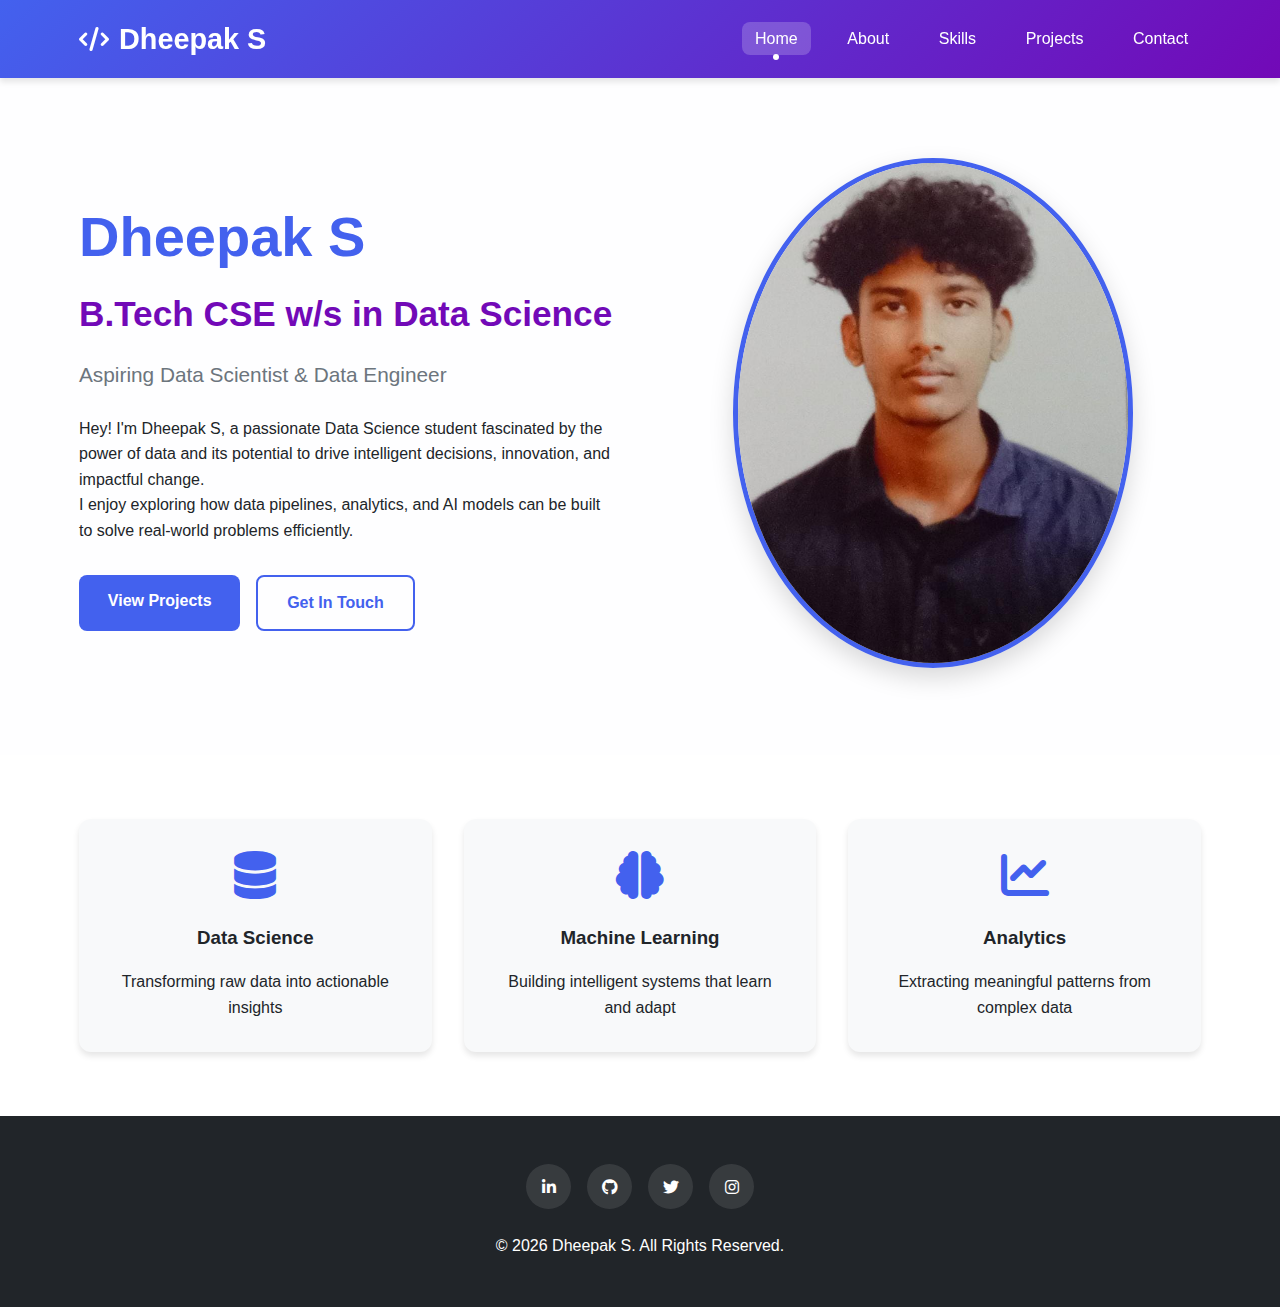
<file: index.html>
<!DOCTYPE html>
<html lang="en">
<head>
    <meta charset="UTF-8">
    <meta name="viewport" content="width=device-width, initial-scale=1.0">
    <title>Dheepak S - Portfolio</title>
    <link rel="stylesheet" href="./css/style.css">
    <link rel="stylesheet" href="https://cdnjs.cloudflare.com/ajax/libs/font-awesome/6.4.0/css/all.min.css">
</head>
<body>
    <header>
        <div class="container header-content">
            <div class="logo">
                <i class="fas fa-code"></i>
                <span>Dheepak S</span>
            </div>
            <div class="mobile-menu">
                <i class="fas fa-bars"></i>
            </div>
            <nav>
                <ul>
                    <li><a href="index.html" class="active">Home</a></li>
                    <li><a href="about.html">About</a></li>
                    <li><a href="skills.html">Skills</a></li>
                    <li><a href="projects.html">Projects</a></li>
                    <li><a href="contact.html">Contact</a></li>
                </ul>
            </nav>
        </div>
    </header>

    <section class="hero">
        <div class="container hero-content">
            <div class="hero-text">
                <h1>Dheepak S</h1>
                <h2>B.Tech CSE w/s in Data Science</h2>
                <p class="tagline">Aspiring Data Scientist & Data Engineer</p>
                <p>Hey! I'm Dheepak S, a passionate Data Science student fascinated by the power of data and its potential to drive intelligent decisions, innovation, and impactful change.</p>
                <p>I enjoy exploring how data pipelines, analytics, and AI models can be built to solve real-world problems efficiently.</p>
                <div class="hero-buttons">
                    <a href="projects.html" class="btn btn-primary">View Projects</a>
                    <a href="contact.html" class="btn btn-secondary">Get In Touch</a>
                </div>
            </div>
            <div class="hero-image">
                <div class="image-container">
                    <img src="./assets/profile.jpg" alt="Dheepak S Profile">
                    <div class="image-overlay"></div>
                </div>
            </div>
        </div>
    </section>

    <section class="features">
        <div class="container">
            <div class="features-grid">
                <div class="feature-card">
                    <i class="fas fa-database"></i>
                    <h3>Data Science</h3>
                    <p>Transforming raw data into actionable insights</p>
                </div>
                <div class="feature-card">
                    <i class="fas fa-brain"></i>
                    <h3>Machine Learning</h3>
                    <p>Building intelligent systems that learn and adapt</p>
                </div>
                <div class="feature-card">
                    <i class="fas fa-chart-line"></i>
                    <h3>Analytics</h3>
                    <p>Extracting meaningful patterns from complex data</p>
                </div>
            </div>
        </div>
    </section>

    <footer>
        <div class="container">
            <div class="social-links">
                <a href="#"><i class="fab fa-linkedin-in"></i></a>
                <a href="#"><i class="fab fa-github"></i></a>
                <a href="#"><i class="fab fa-twitter"></i></a>
                <a href="#"><i class="fab fa-instagram"></i></a>
            </div>
            <p>&copy; <span id="year"></span> Dheepak S. All Rights Reserved.</p>
        </div>
    </footer>

    <script src="./js/script.js"></script>
</body>
</html>
</file>
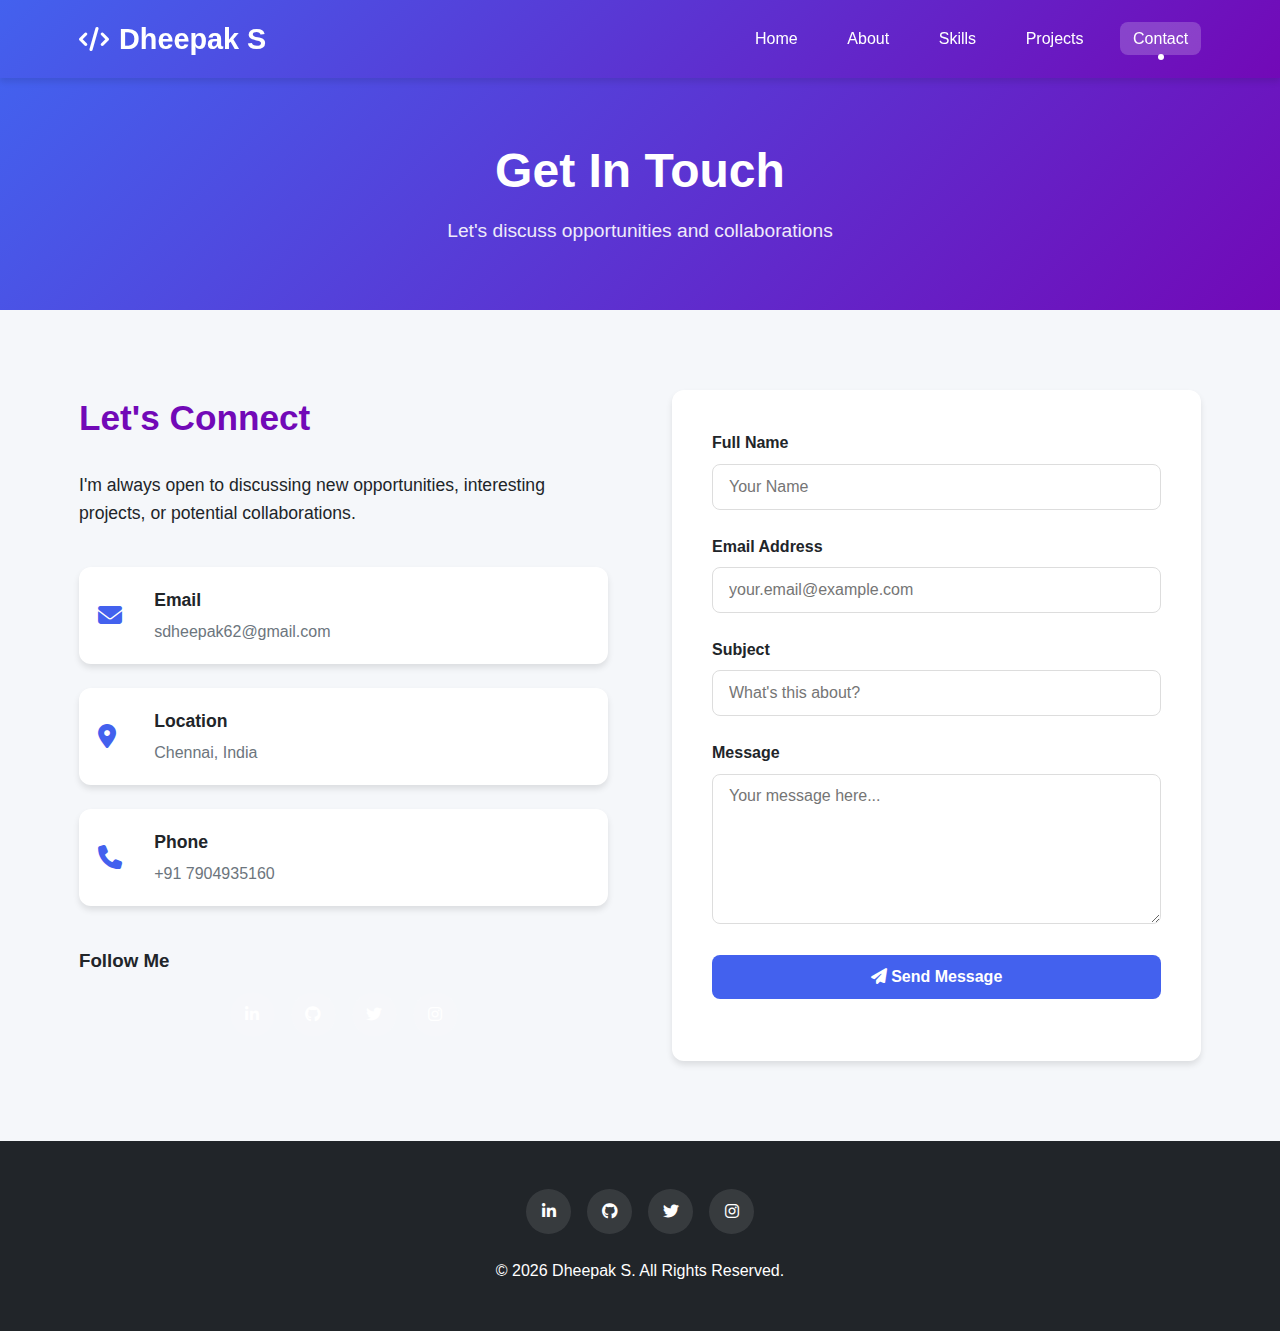
<file: contact.html>
<!DOCTYPE html>
<html lang="en">
<head>
    <meta charset="UTF-8">
    <meta name="viewport" content="width=device-width, initial-scale=1.0">
    <title>Contact - Dheepak S</title>
    <link rel="stylesheet" href="./css/style.css">
    <link rel="stylesheet" href="https://cdnjs.cloudflare.com/ajax/libs/font-awesome/6.4.0/css/all.min.css">
</head>
<body>
    <header>
        <div class="container header-content">
            <div class="logo">
                <i class="fas fa-code"></i>
                <span>Dheepak S</span>
            </div>
            <div class="mobile-menu">
                <i class="fas fa-bars"></i>
            </div>
            <nav>
                <ul>
                    <li><a href="index.html">Home</a></li>
                    <li><a href="about.html">About</a></li>
                    <li><a href="skills.html">Skills</a></li>
                    <li><a href="projects.html">Projects</a></li>
                    <li><a href="contact.html" class="active">Contact</a></li>
                </ul>
            </nav>
        </div>
    </header>

    <section class="page-hero">
        <div class="container">
            <h1>Get In Touch</h1>
            <p>Let's discuss opportunities and collaborations</p>
        </div>
    </section>

    <section class="contact-section">
        <div class="container">
            <div class="contact-grid">
                <div class="contact-info">
                    <h2>Let's Connect</h2>
                    <p>I'm always open to discussing new opportunities, interesting projects, or potential collaborations.</p>
                    
                    <div class="contact-methods">
                        <div class="contact-method">
                            <i class="fas fa-envelope"></i>
                            <div>
                                <h3>Email</h3>
                                <p>sdheepak62@gmail.com</p>
                            </div>
                        </div>
                        <div class="contact-method">
                            <i class="fas fa-map-marker-alt"></i>
                            <div>
                                <h3>Location</h3>
                                <p>Chennai, India</p>
                            </div>
                        </div>
                        <div class="contact-method">
                            <i class="fas fa-phone"></i>
                            <div>
                                <h3>Phone</h3>
                                <p>+91 7904935160</p>
                            </div>
                        </div>
                    </div>

                    <div class="social-contact">
                        <h3>Follow Me</h3>
                        <div class="social-links">
                            <a href="#"><i class="fab fa-linkedin-in"></i></a>
                            <a href="#"><i class="fab fa-github"></i></a>
                            <a href="#"><i class="fab fa-twitter"></i></a>
                            <a href="#"><i class="fab fa-instagram"></i></a>
                        </div>
                    </div>
                </div>

                <div class="contact-form-container">
                    <form id="contact-form" class="contact-form">
                        <div class="form-group">
                            <label for="name">Full Name</label>
                            <input type="text" id="name" name="name" class="form-control" placeholder="Your Name" required>
                        </div>
                        <div class="form-group">
                            <label for="email">Email Address</label>
                            <input type="email" id="email" name="email" class="form-control" placeholder="your.email@example.com" required>
                        </div>
                        <div class="form-group">
                            <label for="subject">Subject</label>
                            <input type="text" id="subject" name="subject" class="form-control" placeholder="What's this about?" required>
                        </div>
                        <div class="form-group">
                            <label for="message">Message</label>
                            <textarea id="message" name="message" class="form-control" placeholder="Your message here..." rows="5" required></textarea>
                        </div>
                        <button type="submit" class="btn btn-primary btn-full">
                            <i class="fas fa-paper-plane"></i> Send Message
                        </button>
                    </form>
                </div>
            </div>
        </div>
    </section>

    <footer>
        <div class="container">
            <div class="social-links">
                <a href="#"><i class="fab fa-linkedin-in"></i></a>
                <a href="#"><i class="fab fa-github"></i></a>
                <a href="#"><i class="fab fa-twitter"></i></a>
                <a href="#"><i class="fab fa-instagram"></i></a>
            </div>
            <p>&copy; <span id="year"></span> Dheepak S. All Rights Reserved.</p>
        </div>
    </footer>

    <script src="./js/script.js"></script>
</body>
</html>
</file>
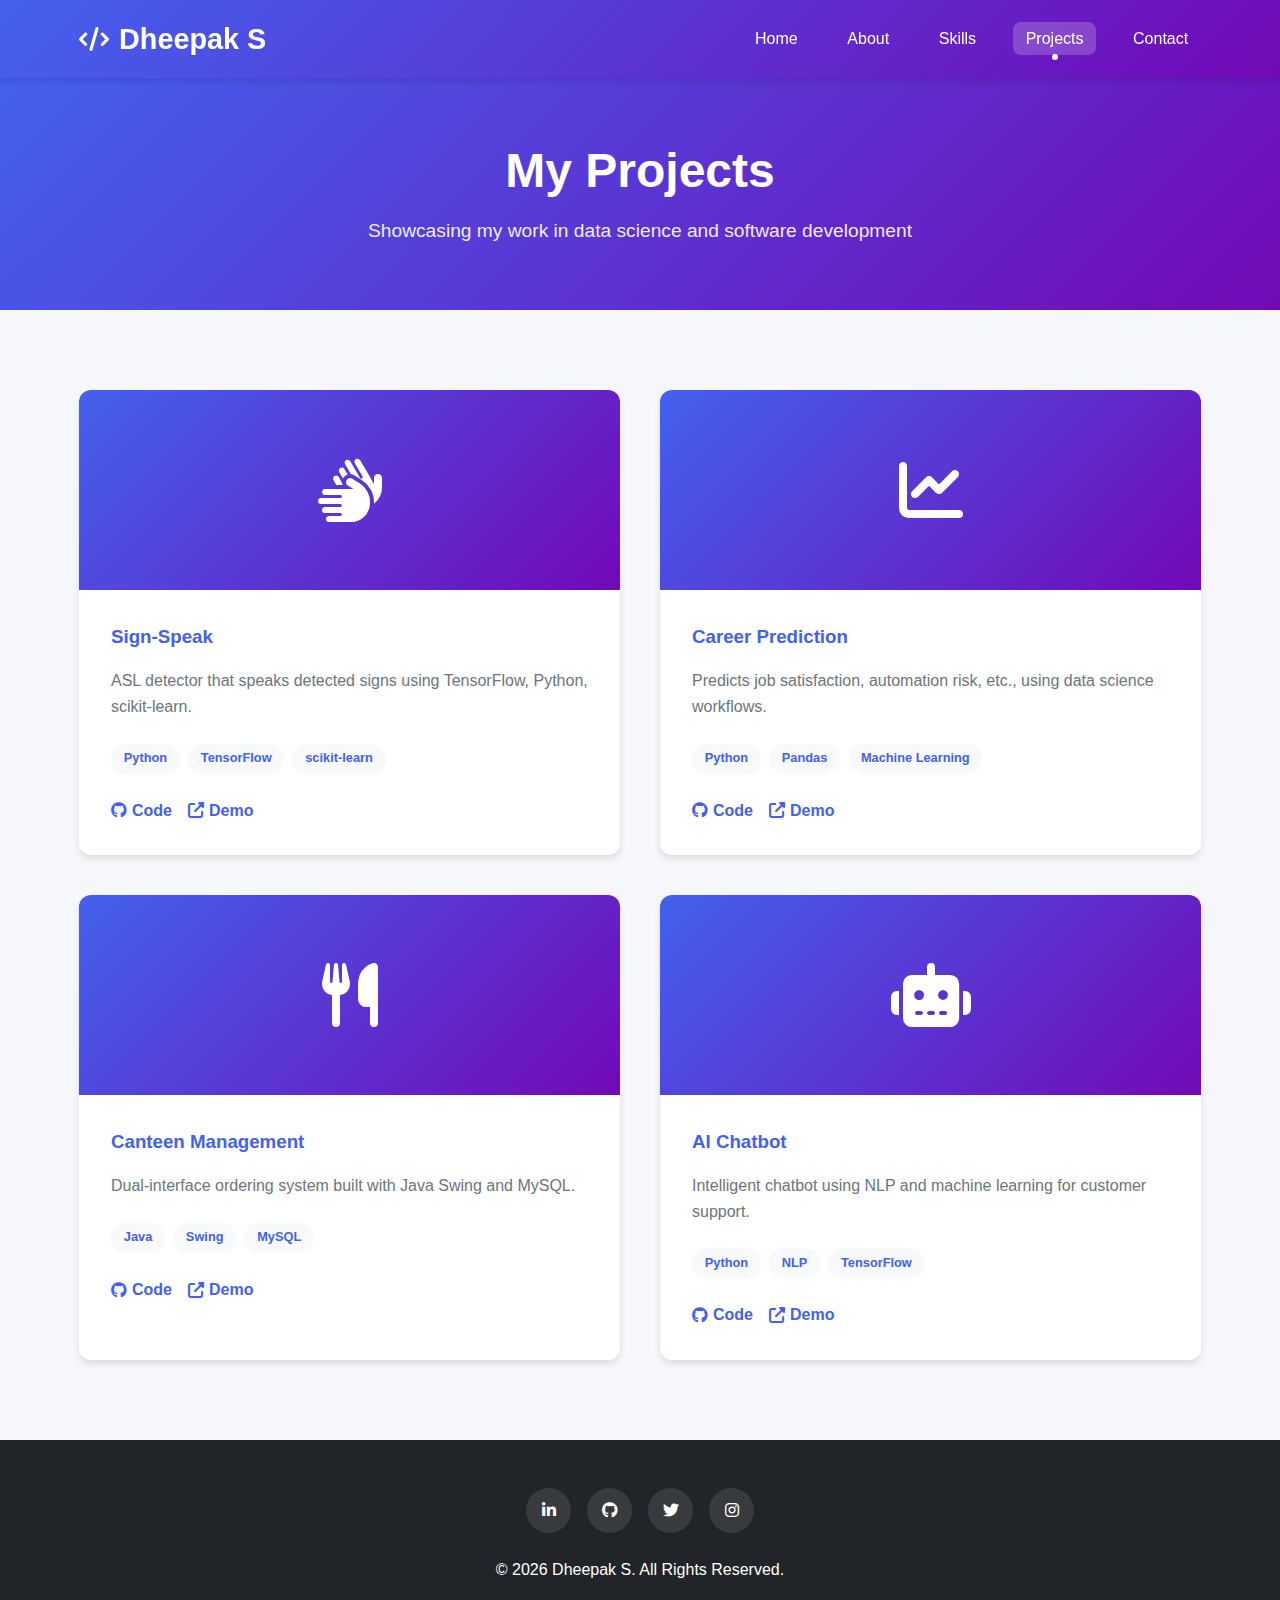
<file: projects.html>
<!DOCTYPE html>
<html lang="en">
<head>
    <meta charset="UTF-8">
    <meta name="viewport" content="width=device-width, initial-scale=1.0">
    <title>Projects - Dheepak S</title>
    <link rel="stylesheet" href="./css/style.css">
    <link rel="stylesheet" href="https://cdnjs.cloudflare.com/ajax/libs/font-awesome/6.4.0/css/all.min.css">
</head>
<body>
    <header>
        <div class="container header-content">
            <div class="logo">
                <i class="fas fa-code"></i>
                <span>Dheepak S</span>
            </div>
            <div class="mobile-menu">
                <i class="fas fa-bars"></i>
            </div>
            <nav>
                <ul>
                    <li><a href="index.html">Home</a></li>
                    <li><a href="about.html">About</a></li>
                    <li><a href="skills.html">Skills</a></li>
                    <li><a href="projects.html" class="active">Projects</a></li>
                    <li><a href="contact.html">Contact</a></li>
                </ul>
            </nav>
        </div>
    </header>

    <section class="page-hero">
        <div class="container">
            <h1>My Projects</h1>
            <p>Showcasing my work in data science and software development</p>
        </div>
    </section>

    <section class="projects-section">
        <div class="container">
            <div class="projects-grid">
                <div class="project-card">
                    <div class="project-image">
                        <i class="fas fa-hands"></i>
                    </div>
                    <div class="project-content">
                        <h3>Sign-Speak</h3>
                        <p>ASL detector that speaks detected signs using TensorFlow, Python, scikit-learn.</p>
                        <div class="project-tech">
                            <span class="tech-tag">Python</span>
                            <span class="tech-tag">TensorFlow</span>
                            <span class="tech-tag">scikit-learn</span>
                        </div>
                        <div class="project-links">
                            <a href="#" class="project-link"><i class="fab fa-github"></i> Code</a>
                            <a href="#" class="project-link"><i class="fas fa-external-link-alt"></i> Demo</a>
                        </div>
                    </div>
                </div>

                <div class="project-card">
                    <div class="project-image">
                        <i class="fas fa-chart-line"></i>
                    </div>
                    <div class="project-content">
                        <h3>Career Prediction</h3>
                        <p>Predicts job satisfaction, automation risk, etc., using data science workflows.</p>
                        <div class="project-tech">
                            <span class="tech-tag">Python</span>
                            <span class="tech-tag">Pandas</span>
                            <span class="tech-tag">Machine Learning</span>
                        </div>
                        <div class="project-links">
                            <a href="#" class="project-link"><i class="fab fa-github"></i> Code</a>
                            <a href="#" class="project-link"><i class="fas fa-external-link-alt"></i> Demo</a>
                        </div>
                    </div>
                </div>

                <div class="project-card">
                    <div class="project-image">
                        <i class="fas fa-utensils"></i>
                    </div>
                    <div class="project-content">
                        <h3>Canteen Management</h3>
                        <p>Dual-interface ordering system built with Java Swing and MySQL.</p>
                        <div class="project-tech">
                            <span class="tech-tag">Java</span>
                            <span class="tech-tag">Swing</span>
                            <span class="tech-tag">MySQL</span>
                        </div>
                        <div class="project-links">
                            <a href="#" class="project-link"><i class="fab fa-github"></i> Code</a>
                            <a href="#" class="project-link"><i class="fas fa-external-link-alt"></i> Demo</a>
                        </div>
                    </div>
                </div>

                <div class="project-card">
                    <div class="project-image">
                        <i class="fas fa-robot"></i>
                    </div>
                    <div class="project-content">
                        <h3>AI Chatbot</h3>
                        <p>Intelligent chatbot using NLP and machine learning for customer support.</p>
                        <div class="project-tech">
                            <span class="tech-tag">Python</span>
                            <span class="tech-tag">NLP</span>
                            <span class="tech-tag">TensorFlow</span>
                        </div>
                        <div class="project-links">
                            <a href="#" class="project-link"><i class="fab fa-github"></i> Code</a>
                            <a href="#" class="project-link"><i class="fas fa-external-link-alt"></i> Demo</a>
                        </div>
                    </div>
                </div>
            </div>
        </div>
    </section>

    <footer>
        <div class="container">
            <div class="social-links">
                <a href="#"><i class="fab fa-linkedin-in"></i></a>
                <a href="#"><i class="fab fa-github"></i></a>
                <a href="#"><i class="fab fa-twitter"></i></a>
                <a href="#"><i class="fab fa-instagram"></i></a>
            </div>
            <p>&copy; <span id="year"></span> Dheepak S. All Rights Reserved.</p>
        </div>
    </footer>

    <script src="./js/script.js"></script>
</body>
</html>
</file>
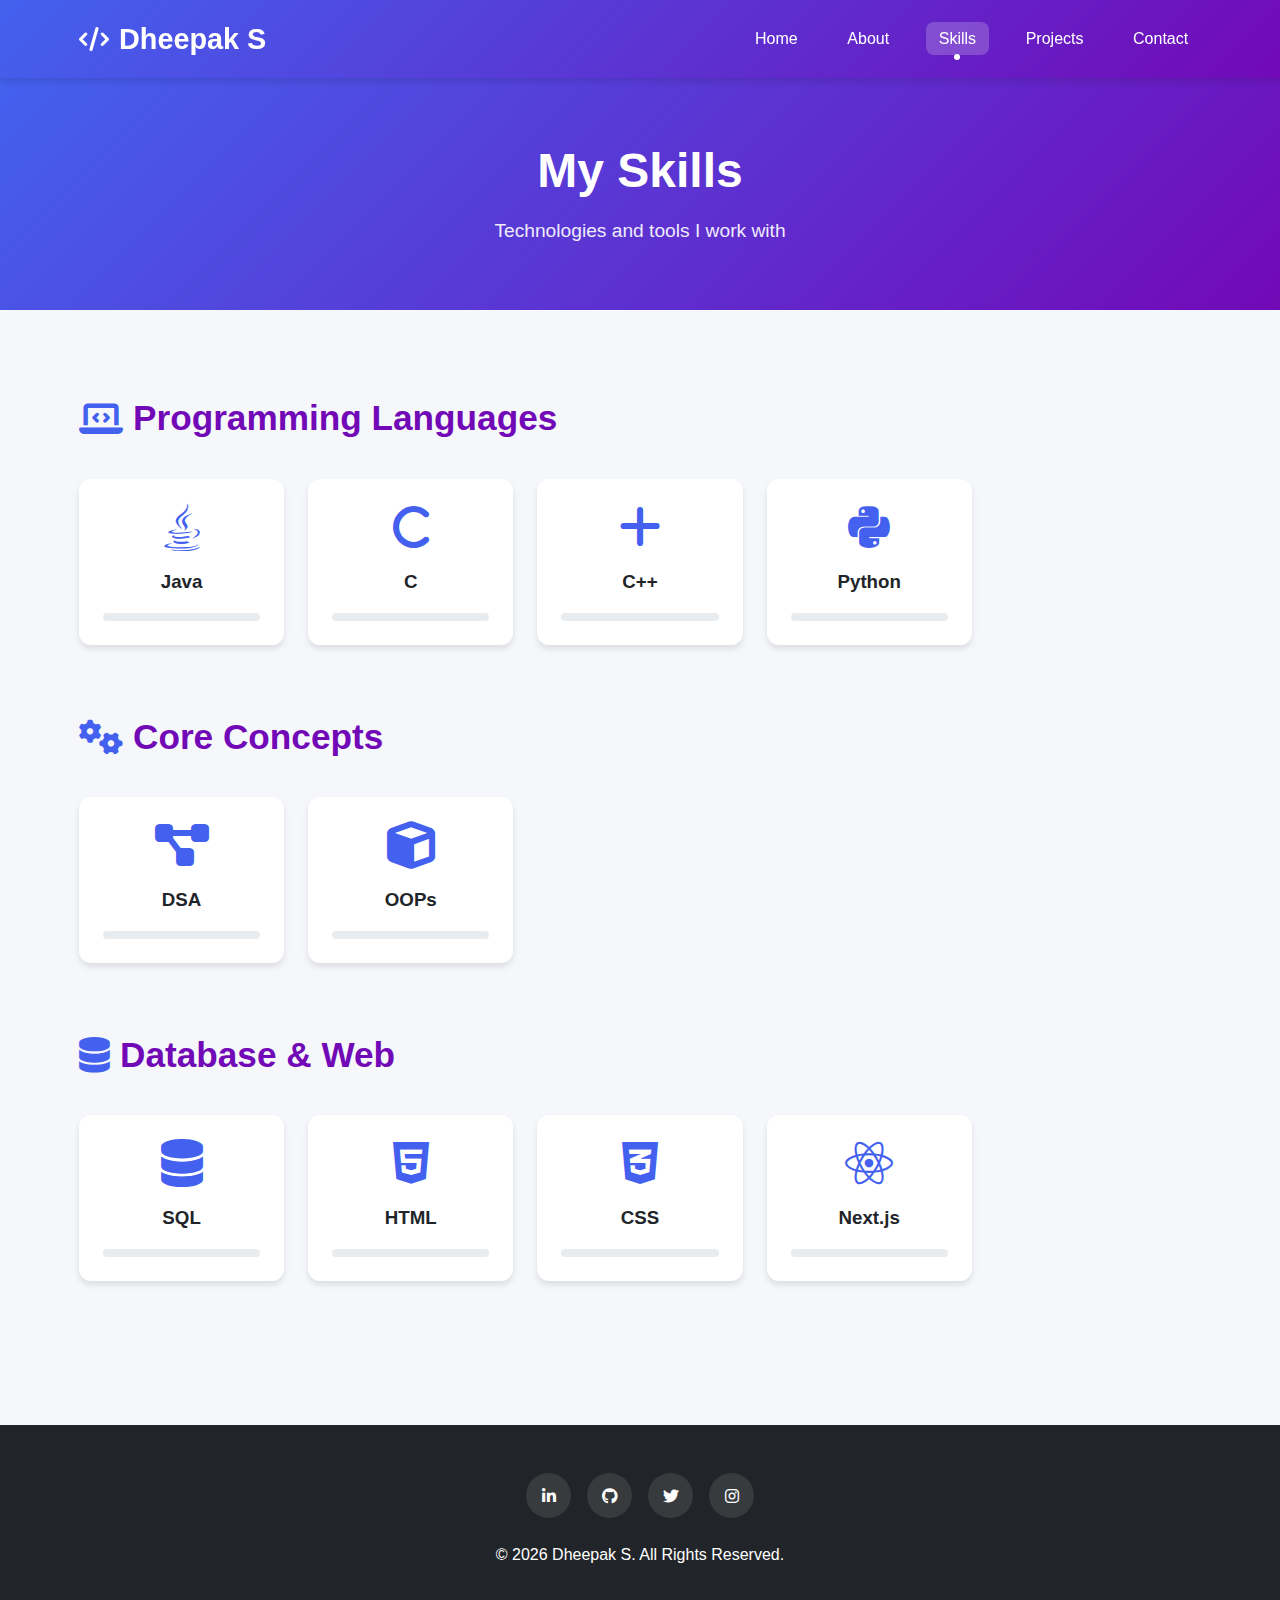
<file: skills.html>
<!DOCTYPE html>
<html lang="en">
<head>
    <meta charset="UTF-8">
    <meta name="viewport" content="width=device-width, initial-scale=1.0">
    <title>Skills - Dheepak S</title>
    <link rel="stylesheet" href="./css/style.css">
    <link rel="stylesheet" href="https://cdnjs.cloudflare.com/ajax/libs/font-awesome/6.4.0/css/all.min.css">
</head>
<body>
    <header>
        <div class="container header-content">
            <div class="logo">
                <i class="fas fa-code"></i>
                <span>Dheepak S</span>
            </div>
            <div class="mobile-menu">
                <i class="fas fa-bars"></i>
            </div>
            <nav>
                <ul>
                    <li><a href="index.html">Home</a></li>
                    <li><a href="about.html">About</a></li>
                    <li><a href="skills.html" class="active">Skills</a></li>
                    <li><a href="projects.html">Projects</a></li>
                    <li><a href="contact.html">Contact</a></li>
                </ul>
            </nav>
        </div>
    </header>

    <section class="page-hero">
        <div class="container">
            <h1>My Skills</h1>
            <p>Technologies and tools I work with</p>
        </div>
    </section>

    <section class="skills-section">
        <div class="container">
            <div class="skills-categories">
                <div class="category">
                    <h2><i class="fas fa-laptop-code"></i> Programming Languages</h2>
                    <div class="skills-grid">
                        <div class="skill-card">
                            <i class="fab fa-java"></i>
                            <h3>Java</h3>
                            <div class="skill-level">
                                <div class="level-bar" data-level="90"></div>
                            </div>
                        </div>
                        <div class="skill-card">
                            <i class="fas fa-c"></i>
                            <h3>C</h3>
                            <div class="skill-level">
                                <div class="level-bar" data-level="85"></div>
                            </div>
                        </div>
                        <div class="skill-card">
                            <i class="fas fa-plus"></i>
                            <h3>C++</h3>
                            <div class="skill-level">
                                <div class="level-bar" data-level="80"></div>
                            </div>
                        </div>
                        <div class="skill-card">
                            <i class="fab fa-python"></i>
                            <h3>Python</h3>
                            <div class="skill-level">
                                <div class="level-bar" data-level="95"></div>
                            </div>
                        </div>
                    </div>
                </div>

                <div class="category">
                    <h2><i class="fas fa-cogs"></i> Core Concepts</h2>
                    <div class="skills-grid">
                        <div class="skill-card">
                            <i class="fas fa-project-diagram"></i>
                            <h3>DSA</h3>
                            <div class="skill-level">
                                <div class="level-bar" data-level="88"></div>
                            </div>
                        </div>
                        <div class="skill-card">
                            <i class="fas fa-cube"></i>
                            <h3>OOPs</h3>
                            <div class="skill-level">
                                <div class="level-bar" data-level="92"></div>
                            </div>
                        </div>
                    </div>
                </div>

                <div class="category">
                    <h2><i class="fas fa-database"></i> Database & Web</h2>
                    <div class="skills-grid">
                        <div class="skill-card">
                            <i class="fas fa-database"></i>
                            <h3>SQL</h3>
                            <div class="skill-level">
                                <div class="level-bar" data-level="85"></div>
                            </div>
                        </div>
                        <div class="skill-card">
                            <i class="fab fa-html5"></i>
                            <h3>HTML</h3>
                            <div class="skill-level">
                                <div class="level-bar" data-level="90"></div>
                            </div>
                        </div>
                        <div class="skill-card">
                            <i class="fab fa-css3-alt"></i>
                            <h3>CSS</h3>
                            <div class="skill-level">
                                <div class="level-bar" data-level="85"></div>
                            </div>
                        </div>
                        <div class="skill-card">
                            <i class="fab fa-react"></i>
                            <h3>Next.js</h3>
                            <div class="skill-level">
                                <div class="level-bar" data-level="75"></div>
                            </div>
                        </div>
                    </div>
                </div>
            </div>
        </div>
    </section>

    <footer>
        <div class="container">
            <div class="social-links">
                <a href="#"><i class="fab fa-linkedin-in"></i></a>
                <a href="#"><i class="fab fa-github"></i></a>
                <a href="#"><i class="fab fa-twitter"></i></a>
                <a href="#"><i class="fab fa-instagram"></i></a>
            </div>
            <p>&copy; <span id="year"></span> Dheepak S. All Rights Reserved.</p>
        </div>
    </footer>

    <script src="./js/script.js"></script>
</body>
</html>
</file>
<file: css/style.css>
:root {
    --primary: #4361ee;
    --primary-dark: #3a56d4;
    --secondary: #7209b7;
    --accent: #4cc9f0;
    --dark: #212529;
    --dark-light: #343a40;
    --light: #f8f9fa;
    --gray: #6c757d;
    --gray-light: #adb5bd;
    --success: #4bb543;
    --border-radius: 12px;
    --border-radius-sm: 8px;
    --box-shadow: 0 4px 6px rgba(0, 0, 0, 0.1);
    --box-shadow-lg: 0 10px 25px rgba(0, 0, 0, 0.15);
    --transition: all 0.3s ease;
}

* {
    margin: 0;
    padding: 0;
    box-sizing: border-box;
    font-family: 'Segoe UI', Tahoma, Geneva, Verdana, sans-serif;
}

body {
    background-color: #f5f7fa;
    color: var(--dark);
    line-height: 1.6;
    overflow-x: hidden;
}

.container {
    width: 90%;
    max-width: 1200px;
    margin: 0 auto;
    padding: 0 15px;
}

/* Header Styles */
header {
    background: linear-gradient(135deg, var(--primary), var(--secondary));
    color: white;
    padding: 1rem 0;
    position: sticky;
    top: 0;
    z-index: 1000;
    box-shadow: var(--box-shadow);
}

.header-content {
    display: flex;
    justify-content: space-between;
    align-items: center;
}

.logo {
    font-size: 1.8rem;
    font-weight: 700;
    display: flex;
    align-items: center;
}

.logo i {
    margin-right: 10px;
    font-size: 1.5rem;
}

nav ul {
    display: flex;
    list-style: none;
}

nav ul li {
    margin-left: 1.5rem;
}

nav ul li a {
    color: white;
    text-decoration: none;
    font-weight: 500;
    padding: 0.5rem 0.8rem;
    border-radius: var(--border-radius-sm);
    transition: var(--transition);
    position: relative;
}

nav ul li a:hover, 
nav ul li a.active {
    background-color: rgba(255, 255, 255, 0.2);
}

nav ul li a.active::after {
    content: '';
    position: absolute;
    bottom: -5px;
    left: 50%;
    transform: translateX(-50%);
    width: 6px;
    height: 6px;
    background-color: white;
    border-radius: 50%;
}

.mobile-menu {
    display: none;
    font-size: 1.5rem;
    cursor: pointer;
}

/* Hero Section */
.hero {
    padding: 5rem 0;
    background: linear-gradient(rgba(255, 255, 255, 0.95), rgba(255, 255, 255, 0.95)), 
                url('data:image/svg+xml;utf8,<svg xmlns="http://www.w3.org/2000/svg" width="100" height="100" viewBox="0 0 100 100"><rect width="100" height="100" fill="%234361ee" opacity="0.03"/><path d="M0 0L100 100M100 0L0 100" stroke="%234361ee" stroke-width="1" opacity="0.03"/></svg>');
    background-size: cover;
}

.hero-content {
    display: flex;
    align-items: center;
    justify-content: space-between;
    gap: 3rem;
}

.hero-text {
    flex: 1;
}

.hero-image {
    flex: 1;
    text-align: center;
}

.image-container {
    position: relative;
    display: inline-block;
}

.hero-image img {
    width: 100%;
    max-width: 400px;
    height: auto;
    border-radius: 50%;
    object-fit: cover;
    border: 5px solid var(--primary);
    box-shadow: var(--box-shadow-lg);
    transition: var(--transition);
}

.image-overlay {
    position: absolute;
    top: 0;
    left: 0;
    right: 0;
    bottom: 0;
    background: linear-gradient(135deg, rgba(67, 97, 238, 0.3), rgba(114, 9, 183, 0.3));
    border-radius: 50%;
    opacity: 0;
    transition: var(--transition);
}

.image-container:hover .image-overlay {
    opacity: 1;
}

.image-container:hover img {
    transform: scale(1.05);
}

h1 {
    font-size: 3.5rem;
    margin-bottom: 1rem;
    color: var(--primary);
    line-height: 1.2;
}

h2 {
    font-size: 2.2rem;
    margin-bottom: 1rem;
    color: var(--secondary);
}

.tagline {
    font-size: 1.3rem;
    color: var(--gray);
    margin-bottom: 1.5rem;
    font-weight: 500;
}

.hero-buttons {
    margin-top: 2rem;
    display: flex;
    gap: 1rem;
}

.btn {
    display: inline-block;
    padding: 0.8rem 1.8rem;
    border-radius: var(--border-radius-sm);
    text-decoration: none;
    font-weight: 600;
    transition: var(--transition);
    border: none;
    cursor: pointer;
    text-align: center;
    font-size: 1rem;
}

.btn-primary {
    background-color: var(--primary);
    color: white;
}

.btn-primary:hover {
    background-color: var(--primary-dark);
    transform: translateY(-3px);
    box-shadow: 0 6px 12px rgba(0, 0, 0, 0.15);
}

.btn-secondary {
    background-color: transparent;
    color: var(--primary);
    border: 2px solid var(--primary);
}

.btn-secondary:hover {
    background-color: var(--primary);
    color: white;
    transform: translateY(-3px);
    box-shadow: 0 6px 12px rgba(0, 0, 0, 0.15);
}

.btn-full {
    width: 100%;
}

/* Features Section */
.features {
    padding: 4rem 0;
    background-color: white;
}

.features-grid {
    display: grid;
    grid-template-columns: repeat(auto-fit, minmax(250px, 1fr));
    gap: 2rem;
}

.feature-card {
    background-color: var(--light);
    padding: 2rem;
    border-radius: var(--border-radius);
    text-align: center;
    box-shadow: var(--box-shadow);
    transition: var(--transition);
}

.feature-card:hover {
    transform: translateY(-5px);
    box-shadow: var(--box-shadow-lg);
}

.feature-card i {
    font-size: 3rem;
    color: var(--primary);
    margin-bottom: 1.5rem;
}

.feature-card h3 {
    margin-bottom: 1rem;
    color: var(--dark);
}

/* Page Hero */
.page-hero {
    padding: 4rem 0;
    background: linear-gradient(135deg, var(--primary), var(--secondary));
    color: white;
    text-align: center;
}

.page-hero h1 {
    color: white;
    font-size: 3rem;
    margin-bottom: 1rem;
}

.page-hero p {
    font-size: 1.2rem;
    opacity: 0.9;
}

/* About Section */
.about-content {
    padding: 5rem 0;
}

.about-grid {
    display: grid;
    grid-template-columns: 2fr 1fr;
    gap: 4rem;
    align-items: start;
}

.about-text h2 {
    margin-bottom: 1.5rem;
    position: relative;
}

.about-text h2::after {
    content: '';
    position: absolute;
    bottom: -10px;
    left: 0;
    width: 60px;
    height: 4px;
    background: linear-gradient(to right, var(--primary), var(--secondary));
    border-radius: 2px;
}

.about-text p {
    margin-bottom: 1.5rem;
    font-size: 1.1rem;
}

.education {
    margin-top: 2.5rem;
}

.education h3 {
    margin-bottom: 1.5rem;
    color: var(--primary);
}

.education-item {
    background-color: white;
    padding: 1.5rem;
    border-radius: var(--border-radius);
    box-shadow: var(--box-shadow);
    margin-bottom: 1.5rem;
}

.education-item h4 {
    color: var(--dark);
    margin-bottom: 0.5rem;
}

.institution {
    color: var(--primary);
    font-weight: 600;
    margin-bottom: 0.3rem;
}

.duration {
    color: var(--gray);
    font-size: 0.9rem;
}

.about-image img {
    width: 100%;
    border-radius: var(--border-radius);
    box-shadow: var(--box-shadow-lg);
}

.about-highlights {
    margin-top: 2rem;
}

.highlight {
    display: flex;
    align-items: center;
    margin-bottom: 1rem;
    padding: 1rem;
    background-color: white;
    border-radius: var(--border-radius-sm);
    box-shadow: var(--box-shadow);
}

.highlight i {
    font-size: 1.5rem;
    color: var(--primary);
    margin-right: 1rem;
    width: 30px;
}

/* Skills Section */
.skills-section {
    padding: 5rem 0;
}

.category {
    margin-bottom: 4rem;
}

.category h2 {
    margin-bottom: 2rem;
    display: flex;
    align-items: center;
}

.category h2 i {
    margin-right: 10px;
    color: var(--primary);
}

.skills-grid {
    display: grid;
    grid-template-columns: repeat(auto-fill, minmax(200px, 1fr));
    gap: 1.5rem;
}

.skill-card {
    background-color: white;
    padding: 1.5rem;
    border-radius: var(--border-radius);
    text-align: center;
    box-shadow: var(--box-shadow);
    transition: var(--transition);
}

.skill-card:hover {
    transform: translateY(-5px);
    box-shadow: var(--box-shadow-lg);
}

.skill-card i {
    font-size: 3rem;
    color: var(--primary);
    margin-bottom: 1rem;
}

.skill-card h3 {
    margin-bottom: 1rem;
    color: var(--dark);
}

.skill-level {
    height: 8px;
    background-color: #e9ecef;
    border-radius: 4px;
    overflow: hidden;
}

.level-bar {
    height: 100%;
    background: linear-gradient(to right, var(--primary), var(--secondary));
    border-radius: 4px;
    width: 0;
    transition: width 1.5s ease-in-out;
}

/* Projects Section */
.projects-section {
    padding: 5rem 0;
}

.projects-grid {
    display: grid;
    grid-template-columns: repeat(auto-fill, minmax(350px, 1fr));
    gap: 2.5rem;
}

.project-card {
    background-color: white;
    border-radius: var(--border-radius);
    overflow: hidden;
    box-shadow: var(--box-shadow);
    transition: var(--transition);
}

.project-card:hover {
    transform: translateY(-8px);
    box-shadow: var(--box-shadow-lg);
}

.project-image {
    height: 200px;
    background: linear-gradient(135deg, var(--primary), var(--secondary));
    display: flex;
    align-items: center;
    justify-content: center;
    color: white;
    font-size: 4rem;
}

.project-content {
    padding: 2rem;
}

.project-content h3 {
    margin-bottom: 1rem;
    color: var(--primary);
}

.project-content p {
    margin-bottom: 1.5rem;
    color: var(--gray);
}

.project-tech {
    display: flex;
    flex-wrap: wrap;
    gap: 0.5rem;
    margin-bottom: 1.5rem;
}

.tech-tag {
    background-color: var(--light);
    color: var(--primary);
    padding: 0.3rem 0.8rem;
    border-radius: 20px;
    font-size: 0.8rem;
    font-weight: 600;
}

.project-links {
    display: flex;
    gap: 1rem;
}

.project-link {
    display: inline-flex;
    align-items: center;
    color: var(--primary);
    text-decoration: none;
    font-weight: 600;
    transition: var(--transition);
}

.project-link i {
    margin-right: 5px;
}

.project-link:hover {
    color: var(--secondary);
}

/* Contact Section */
.contact-section {
    padding: 5rem 0;
}

.contact-grid {
    display: grid;
    grid-template-columns: 1fr 1fr;
    gap: 4rem;
}

.contact-info h2 {
    margin-bottom: 1.5rem;
}

.contact-info > p {
    margin-bottom: 2.5rem;
    font-size: 1.1rem;
}

.contact-methods {
    margin-bottom: 2.5rem;
}

.contact-method {
    display: flex;
    align-items: center;
    margin-bottom: 1.5rem;
    padding: 1.2rem;
    background-color: white;
    border-radius: var(--border-radius);
    box-shadow: var(--box-shadow);
}

.contact-method i {
    font-size: 1.5rem;
    color: var(--primary);
    margin-right: 1rem;
    width: 40px;
}

.contact-method h3 {
    margin-bottom: 0.3rem;
    font-size: 1.1rem;
}

.contact-method p {
    color: var(--gray);
}

.social-contact h3 {
    margin-bottom: 1rem;
}

.contact-form-container {
    background-color: white;
    padding: 2.5rem;
    border-radius: var(--border-radius);
    box-shadow: var(--box-shadow);
}

.form-group {
    margin-bottom: 1.5rem;
}

.form-group label {
    display: block;
    margin-bottom: 0.5rem;
    font-weight: 600;
    color: var(--dark);
}

.form-control {
    width: 100%;
    padding: 0.8rem 1rem;
    border: 1px solid #ddd;
    border-radius: var(--border-radius-sm);
    font-size: 1rem;
    transition: var(--transition);
}

.form-control:focus {
    border-color: var(--primary);
    outline: none;
    box-shadow: 0 0 0 3px rgba(67, 97, 238, 0.2);
}

textarea.form-control {
    min-height: 150px;
    resize: vertical;
}

/* Footer */
footer {
    background-color: var(--dark);
    color: white;
    text-align: center;
    padding: 3rem 0;
}

.social-links {
    display: flex;
    justify-content: center;
    margin-bottom: 1.5rem;
}

.social-links a {
    display: flex;
    align-items: center;
    justify-content: center;
    width: 45px;
    height: 45px;
    background-color: rgba(255, 255, 255, 0.1);
    border-radius: 50%;
    margin: 0 0.5rem;
    color: white;
    text-decoration: none;
    transition: var(--transition);
}

.social-links a:hover {
    background-color: var(--primary);
    transform: translateY(-3px);
}

/* Responsive Design */
@media (max-width: 992px) {
    .hero-content, 
    .about-grid,
    .contact-grid {
        grid-template-columns: 1fr;
        gap: 2rem;
    }
    
    .hero-image {
        order: -1;
    }
    
    h1 {
        font-size: 2.8rem;
    }
    
    h2 {
        font-size: 2rem;
    }
}

@media (max-width: 768px) {
    .mobile-menu {
        display: block;
    }
    
    nav ul {
        display: none;
        position: absolute;
        top: 100%;
        left: 0;
        width: 100%;
        background-color: var(--primary);
        flex-direction: column;
        padding: 1rem 0;
        box-shadow: var(--box-shadow);
    }
    
    nav ul.show {
        display: flex;
    }
    
    nav ul li {
        margin: 0;
        text-align: center;
    }
    
    nav ul li a {
        display: block;
        padding: 0.8rem 1rem;
    }
    
    h1 {
        font-size: 2.3rem;
    }
    
    .hero-buttons {
        flex-direction: column;
    }
    
    .skills-grid {
        grid-template-columns: repeat(auto-fill, minmax(150px, 1fr));
    }
    
    .projects-grid {
        grid-template-columns: 1fr;
    }
    
    .contact-method {
        flex-direction: column;
        text-align: center;
    }
    
    .contact-method i {
        margin-right: 0;
        margin-bottom: 0.5rem;
    }
}

@media (max-width: 576px) {
    .container {
        width: 95%;
    }
    
    .hero {
        padding: 3rem 0;
    }
    
    .page-hero {
        padding: 3rem 0;
    }
    
    .page-hero h1 {
        font-size: 2.2rem;
    }
    
    section {
        padding: 3rem 0;
    }
    
    .contact-form-container {
        padding: 1.5rem;
    }
}
</file>
